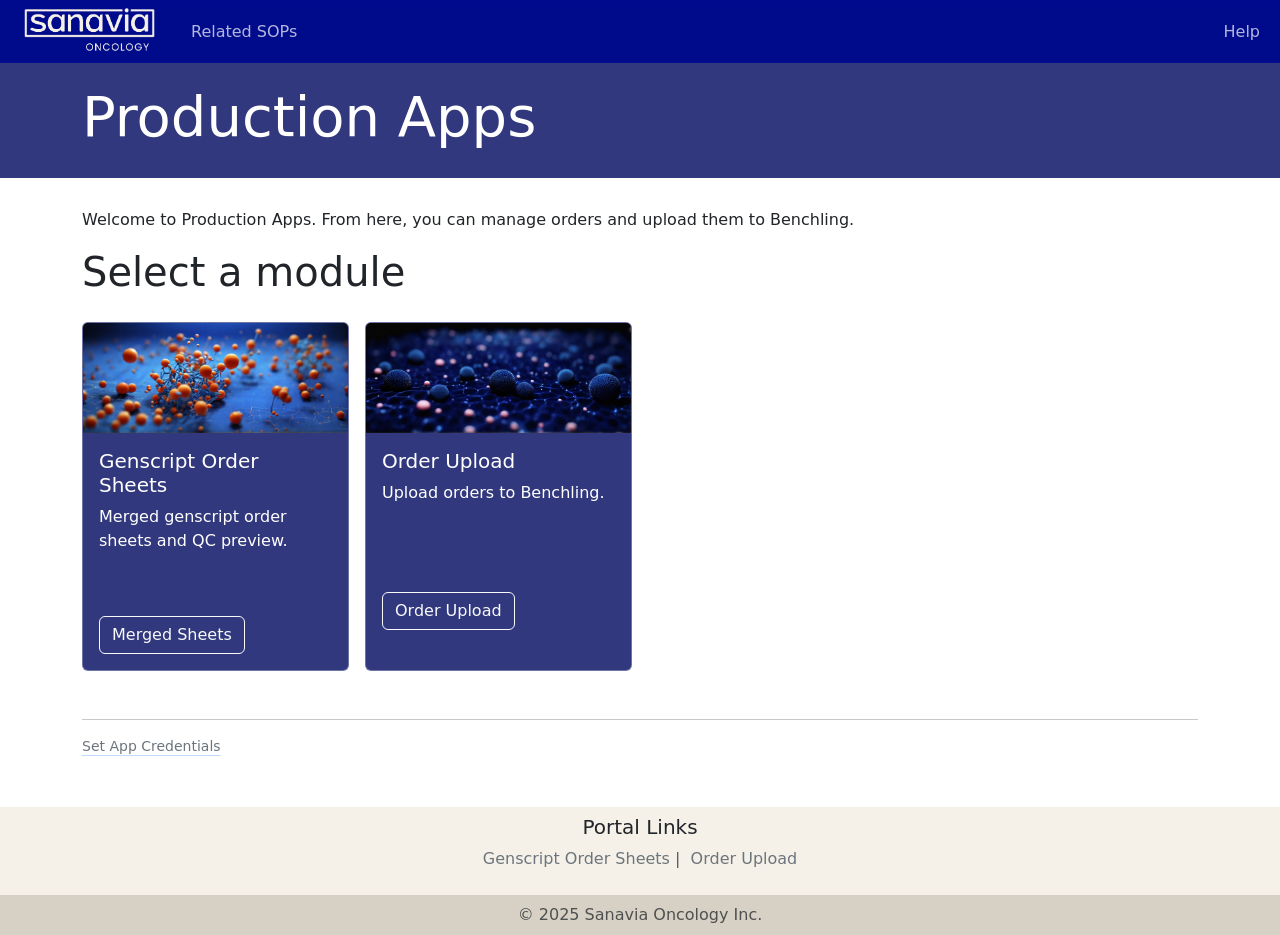
<file: landing-html-page/index.html>
<!DOCTYPE html>
<html lang="en">
<head>
    <meta charset="UTF-8">
    <meta name="viewport" content="width=device-width, initial-scale=1.0">
    <meta name="author" content="Kwame Okrah">
    <!--bootstrap CSS CDN-->
    <link href="https://cdn.jsdelivr.net/npm/bootstrap@5.3.2/dist/css/bootstrap.min.css" rel="stylesheet" integrity="sha384-T3c6CoIi6uLrA9TneNEoa7RxnatzjcDSCmG1MXxSR1GAsXEV/Dwwykc2MPK8M2HN" crossorigin="anonymous">
    <!-- Custom styles for this template -->
    <link href="static/css/main.css" rel="stylesheet">
    <title>Production Apps</title>
</head>
<body>

    <!--Navigation bar-->
    <nav class="navbar sticky-top navbar-expand-sm navbar-dark" style="background-color: rgb(0, 11, 140, 1);">
        <div class="container-fluid" style="background-color: rgba(0, 11, 140, 1);">
            <a class="navbar-brand" href="">
                <img src="static/img/sanavia_cream.png" height="52.5" width="155" />
            </a>
            <button class="collapse navbar-toggler" type="button" data-toggle="collapse" data-target="#navbarNavAltMarkup" aria-controls="navbarNavAltMarkup" aria-expanded="false" aria-label="Toggle navigation">
                <span class="navbar-toggler-icon"></span>
            </button>
            <div class="navbar-collapse" id="navbarNavAltMarkup">
                <div class="navbar-nav">
                  <a class="nav-link" href="">Related SOPs</a>
                </div>
            </div>
            <div class="d-flex navbar-nav">
                <a class="nav-link" href="">Help</a>
            </div>
        </div>
    </nav>
    <!--Navigation bar-->

    <!--main page header block-->
    <div id="header-portal">
    <div class="container">
        <h1 class="display-4 fw-lighter">Production Apps</h1>
    </div>
    </div>

    <div class="container">
    <p class="fst-normal">Welcome to Production Apps.
                          From here, you can manage orders and upload them to Benchling.
                        </p>

</div>

<div class="container">

    <h1 class="display-6 fw-lighter">Select a module</h1>
    <!--row-->
    <div class="row g-3" id="portal-cards">

        <div class="col-12 col-md-6 col-lg-3">
          <div class="card h-100">
            <img src="static/img/header-v6.jpg" class="card-img-top"/>
            <div class="card-body">
              <h5 class="card-title text-white">Genscript Order Sheets</h5>
              <p class="card-text text-white">
                Merged genscript order sheets and QC preview.
              </p>
              <a href="http://127.0.0.1:3004" class="btn btn-outline-light stretched-link">Merged Sheets</a>
            </div>
          </div>
        </div>

        <div class="col-12 col-md-6 col-lg-3">
          <div class="card h-100">
            <img src="static/img/header-v9.jpg" class="card-img-top"/>
            <div class="card-body">
              <h5 class="card-title text-white">Order Upload</h5>
              <p class="card-text text-white">Upload orders to Benchling.</p>
              <a href="http://127.0.0.1:3005" class="btn btn-outline-light stretched-link">Order Upload</a>
            </div>
          </div>
        </div>

    </div>
    <!--row-->

    <hr class="mt-5 mb-3">
    <p class="mb-0" style="font-size: 14px;">
        <a class="link-secondary link-offset-2 link-underline link-underline-opacity-25 link-underline-opacity-75-hover" href="#" data-bs-toggle="modal" data-bs-target="#credsModal">Set App Credentials</a>
    </p>
</div>

 

    <!--footer-->
    <div id="footer-div">
        <footer>
            <div class="text-center text-muted p-2" style="background-color: rgb(246, 241, 232);">
                <div class="row">
                    <h5 class="text-dark">Portal Links</h5>
                    <p>
                      <a class="link-secondary link-offset-2 link-offset-3-hover link-underline link-underline-opacity-0 link-underline-opacity-50-hover" href="http://127.0.0.1:3004">Genscript Order Sheets</a>
                      |&nbsp;
                      <a class="link-secondary link-offset-2 link-offset-3-hover link-underline link-underline-opacity-0 link-underline-opacity-50-hover" href="http://127.0.0.1:3005">Order Upload</a>
                    </p>
                </div>
            </div>
            <div class="text-center text-muted p-2" style="background-color: rgb(214, 209, 196);">
                &copy 2025 Sanavia Oncology Inc.
            </div>
        </footer> 
    </div>
    <!--footer-->


    <!--set app credentials, served by the running app-->
    <div class="modal fade" id="credsModal" tabindex="-1" aria-hidden="true">
      <div class="modal-dialog modal-lg modal-dialog-centered modal-dialog-scrollable">
        <div class="modal-content">
          <div class="modal-header">
            <h5 class="modal-title">Set App Credentials</h5>
            <button type="button" class="btn-close" data-bs-dismiss="modal" aria-label="Close"></button>
          </div>
          <div class="modal-body p-0">
            <div id="credsDown" class="p-4 d-none">
              <p class="mb-1">Order Upload isn't running.</p>
              <p class="text-secondary mb-0">Start it with <code>00_launch_app.command</code>, then open this again.</p>
            </div>
            <iframe id="credsFrame" class="d-none" title="Set App Credentials"
                    style="width: 100%; height: 68vh; border: 0;"></iframe>
          </div>
        </div>
      </div>
    </div>

    <!--bootstrap JS CDN-->
    <script src="https://cdn.jsdelivr.net/npm/bootstrap@5.3.2/dist/js/bootstrap.bundle.min.js" integrity="sha384-C6RzsynM9kWDrMNeT87bh95OGNyZPhcTNXj1NW7RuBCsyN/o0jlpcV8Qyq46cDfL" crossorigin="anonymous"></script>
    <script>
      (function () {
        var APP = "http://127.0.0.1:3005";
        var modal = document.getElementById("credsModal");
        var frame = document.getElementById("credsFrame");
        var down  = document.getElementById("credsDown");

        // An image load is the only reachability check that works cross-origin without CORS.
        modal.addEventListener("show.bs.modal", function () {
          frame.classList.add("d-none");
          down.classList.add("d-none");
          var probe = new Image();
          probe.onload  = function () { frame.src = APP + "/?embed=creds"; frame.classList.remove("d-none"); };
          probe.onerror = function () { down.classList.remove("d-none"); };
          probe.src = APP + "/img/sanavia_cream.png?t=" + Date.now();
        });

        modal.addEventListener("hidden.bs.modal", function () { frame.src = "about:blank"; });
      })();
    </script>
</body>
</html>
</file>
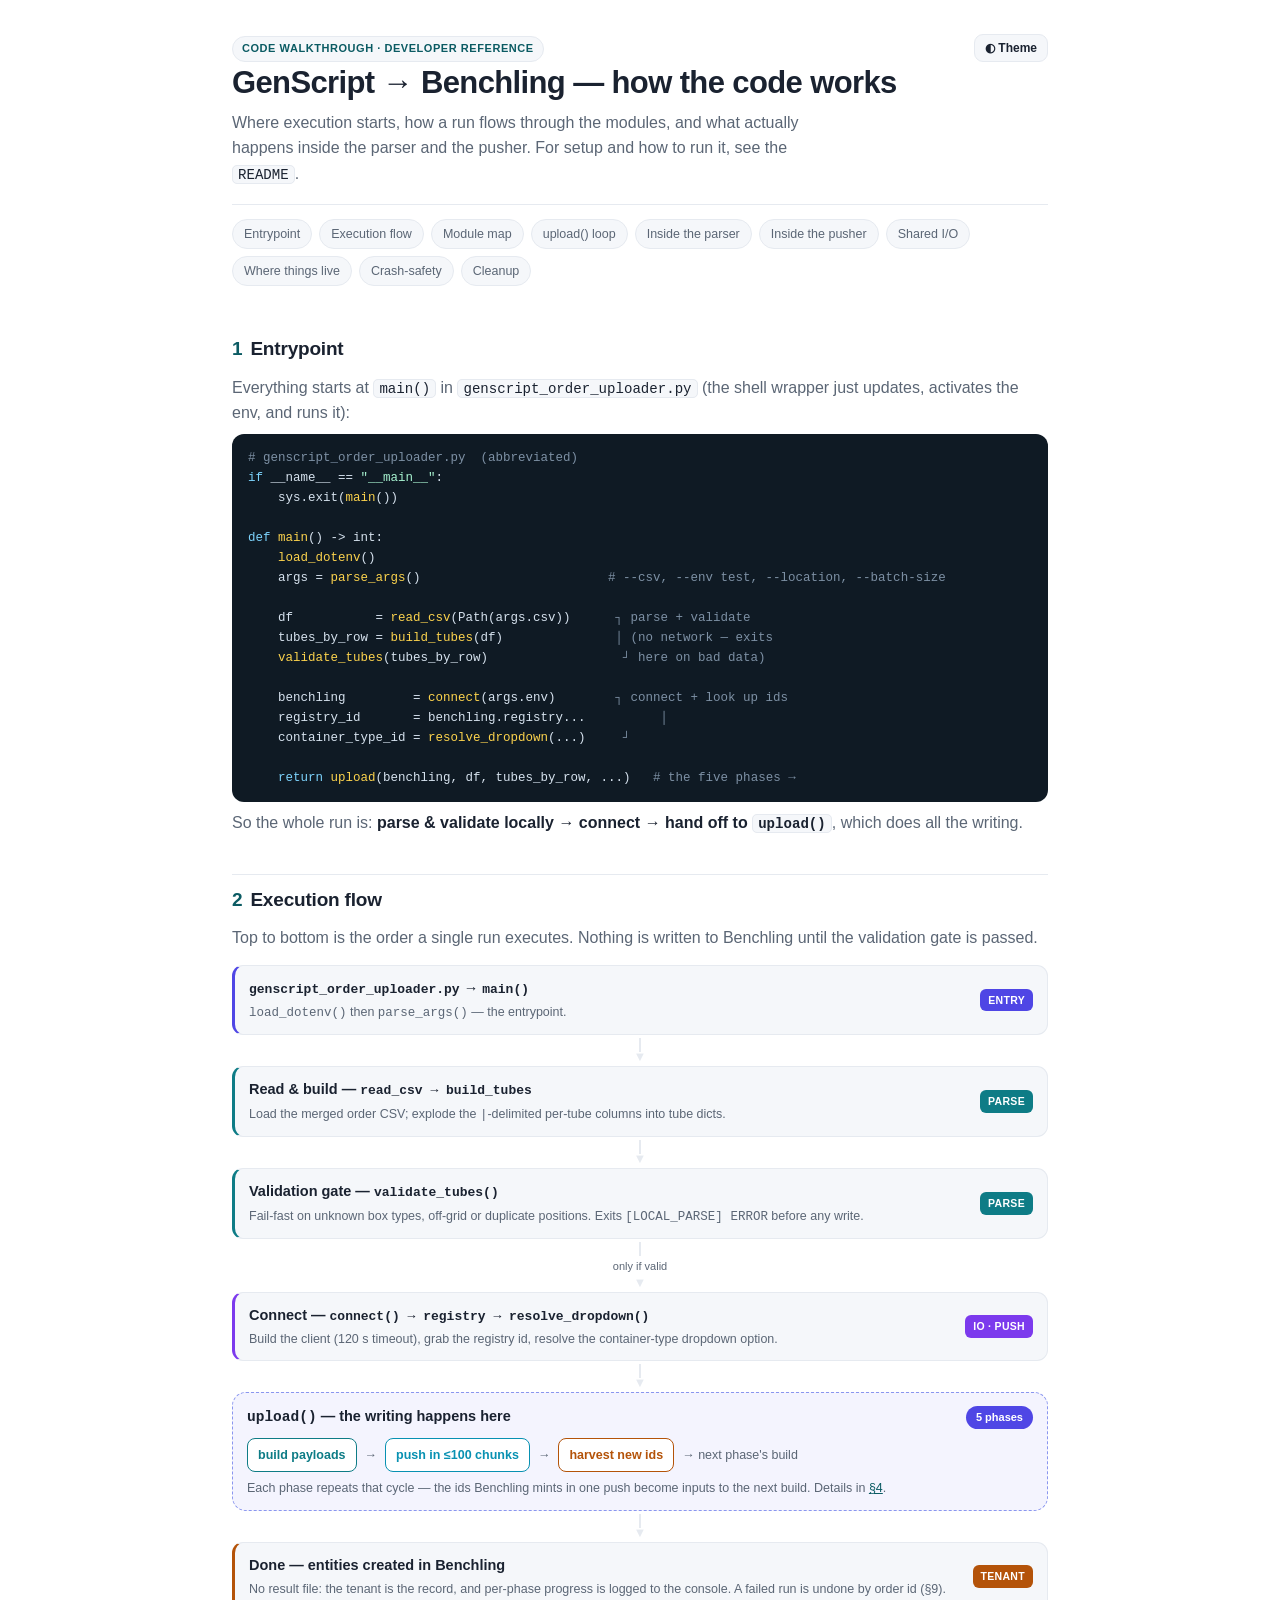
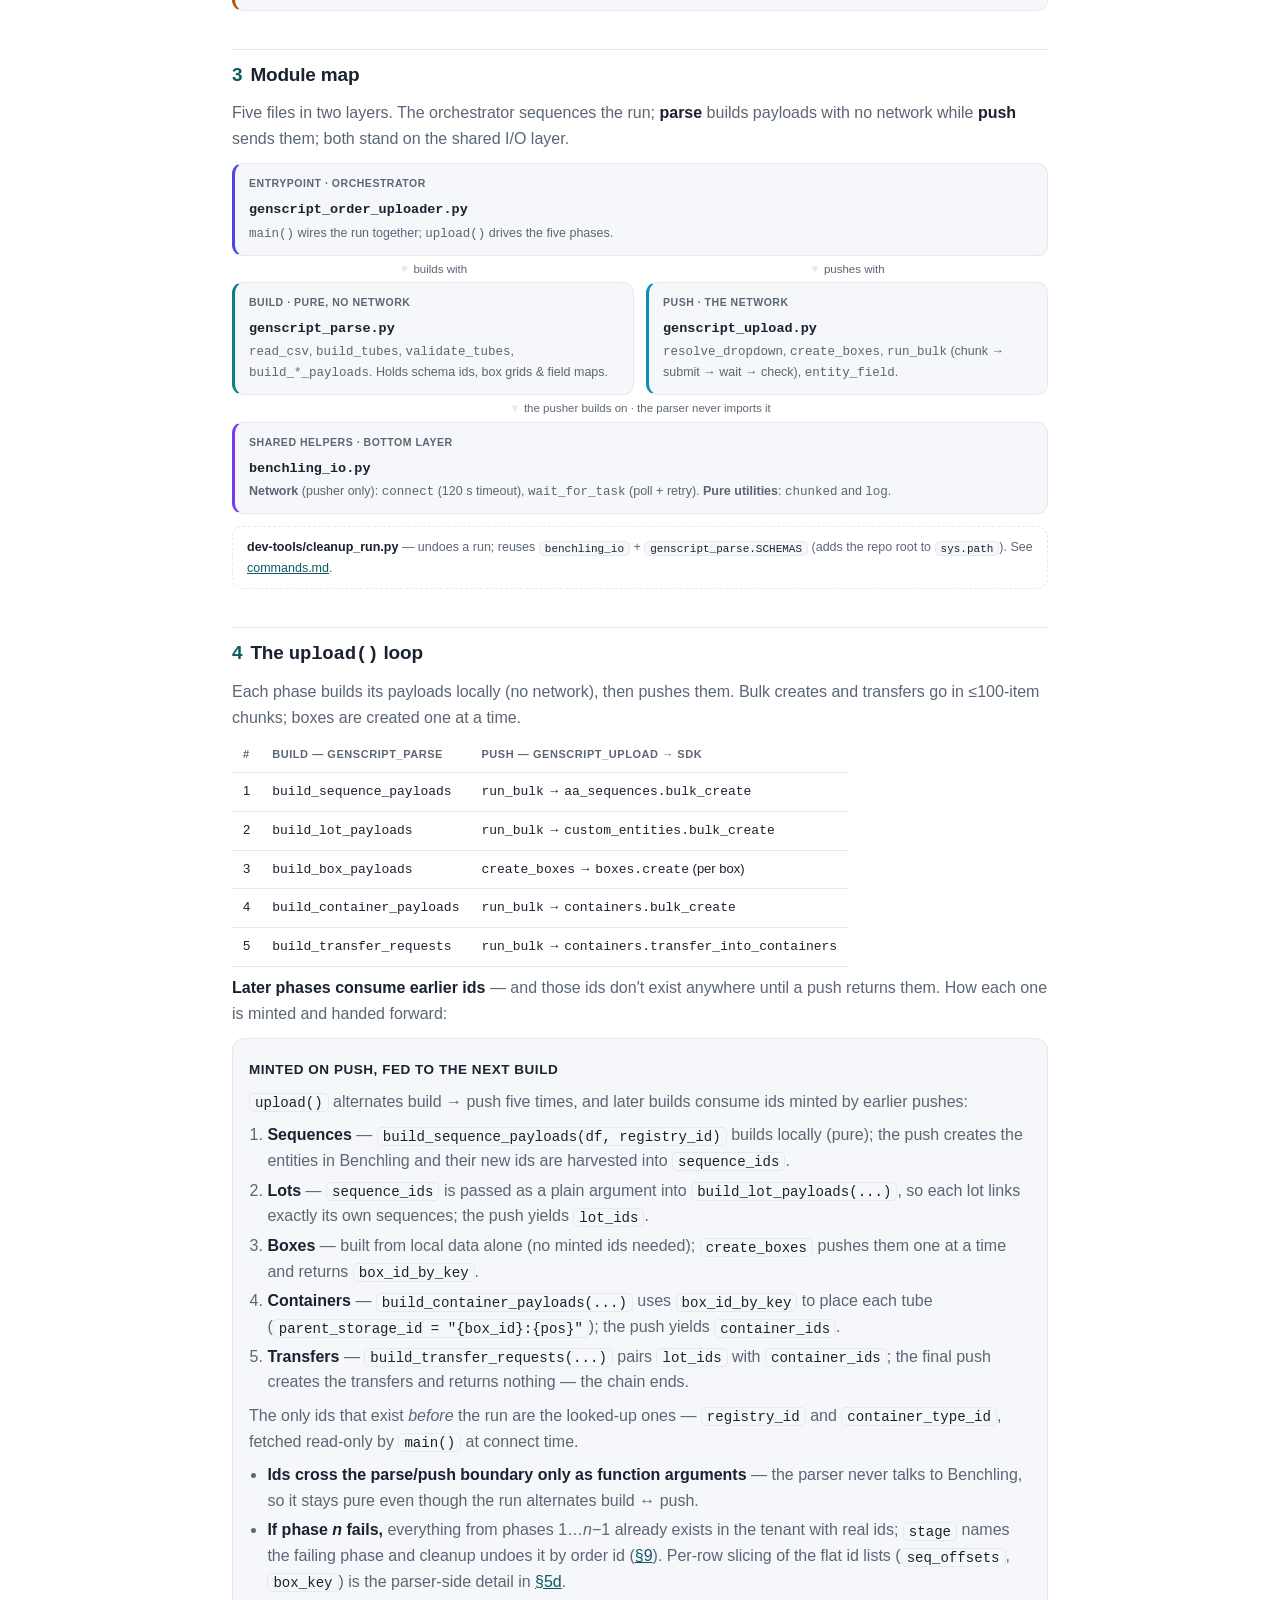
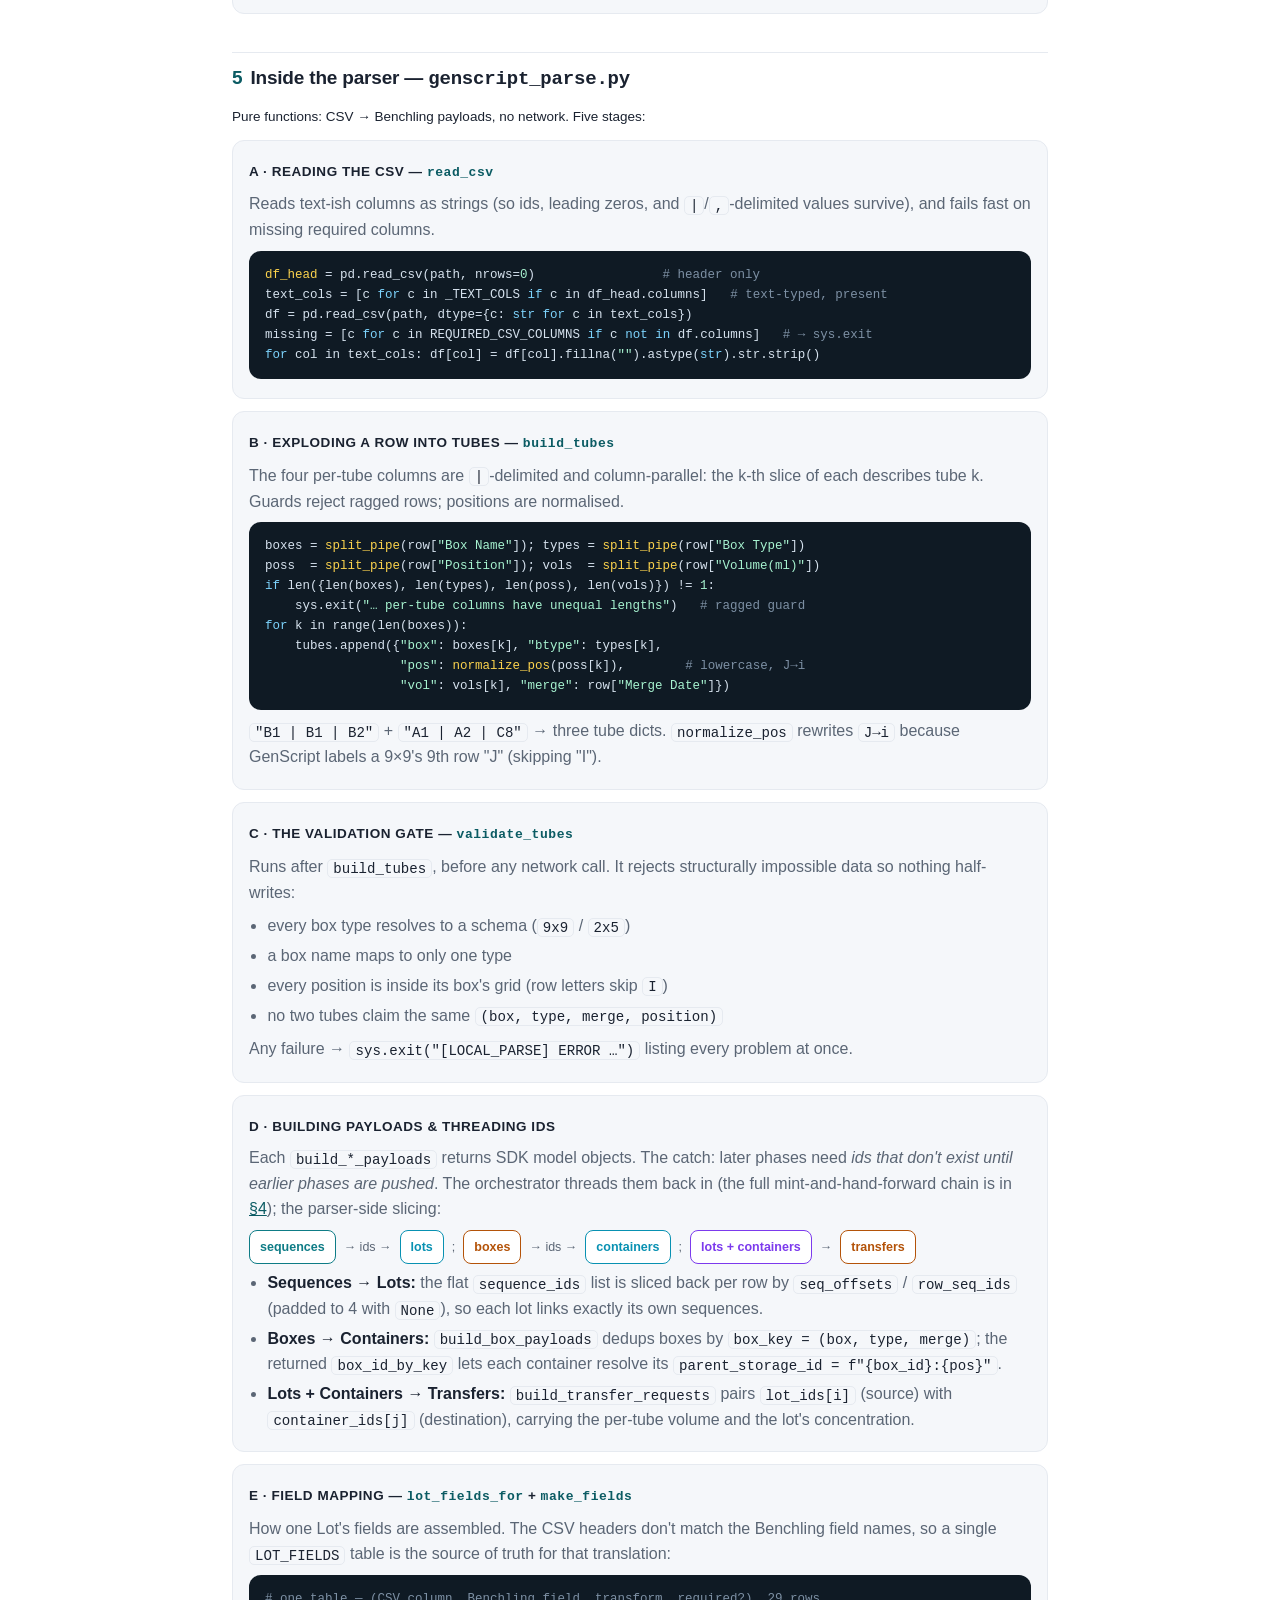
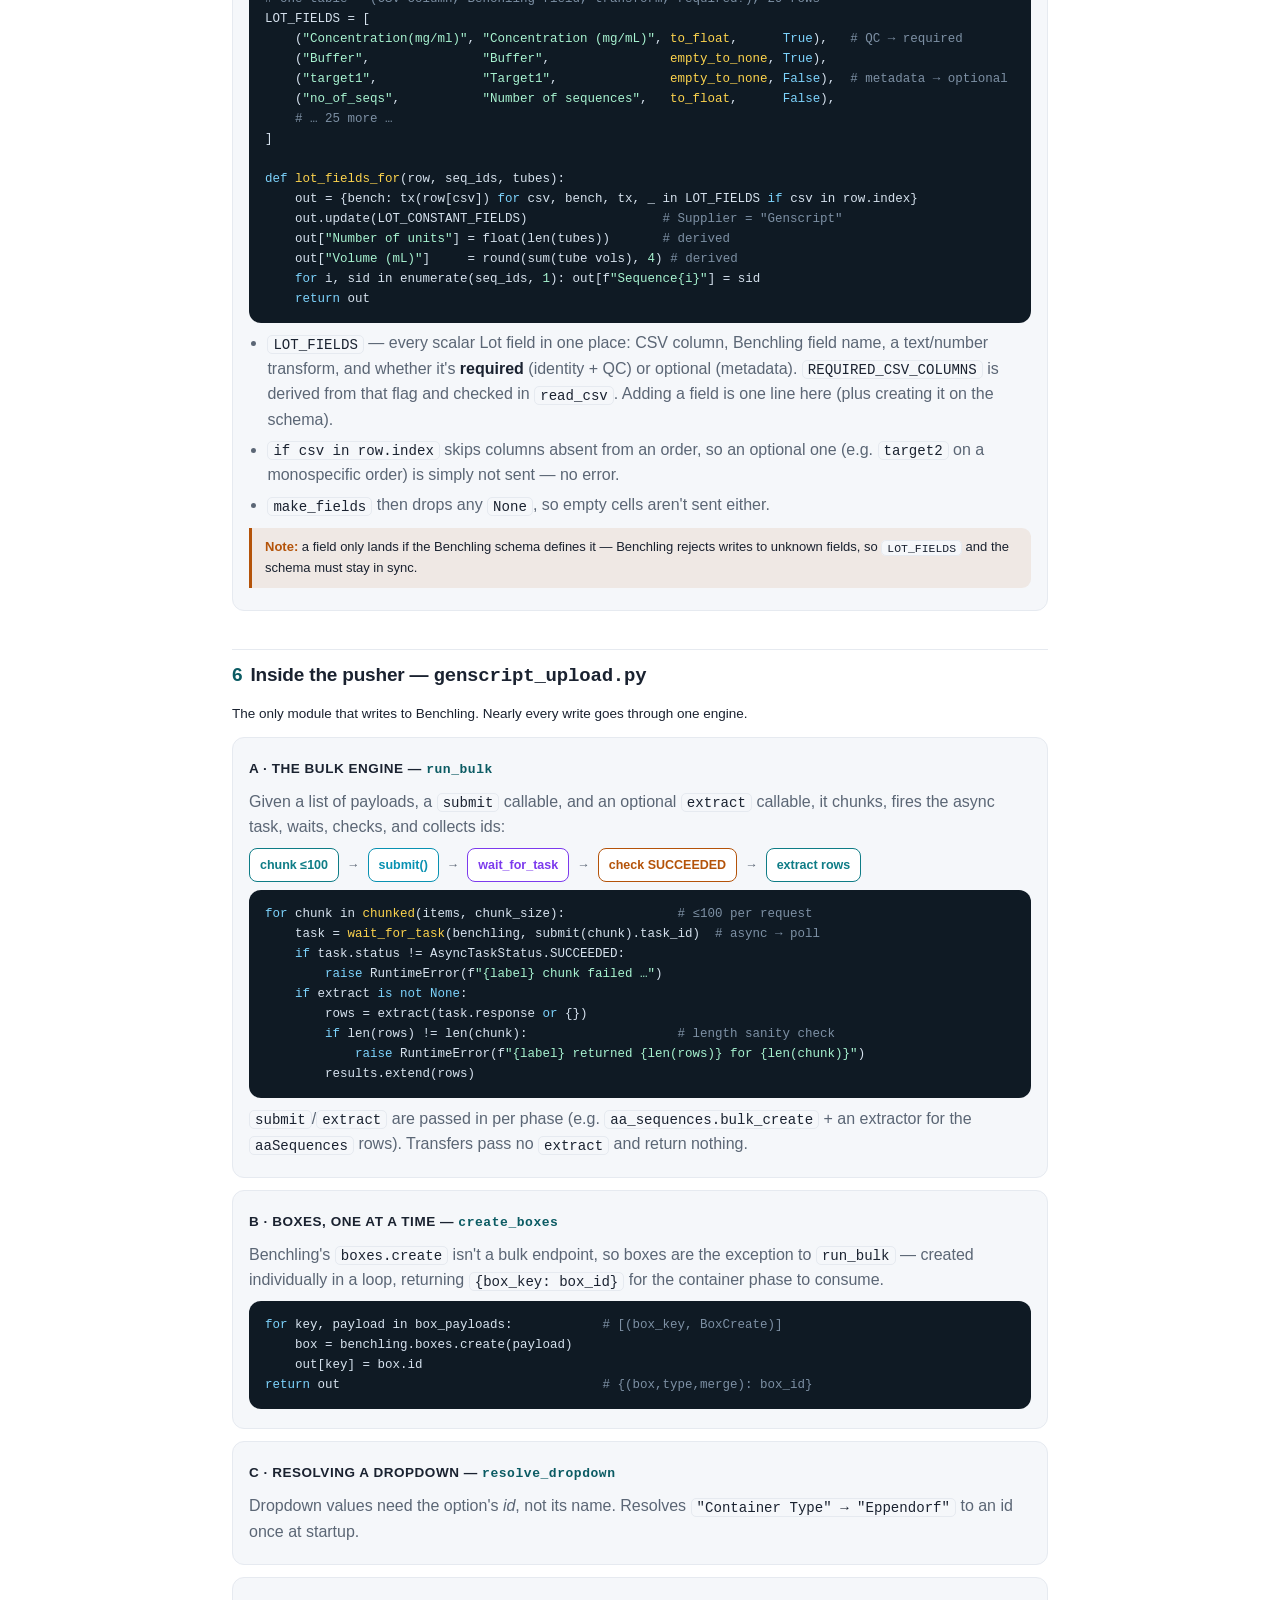
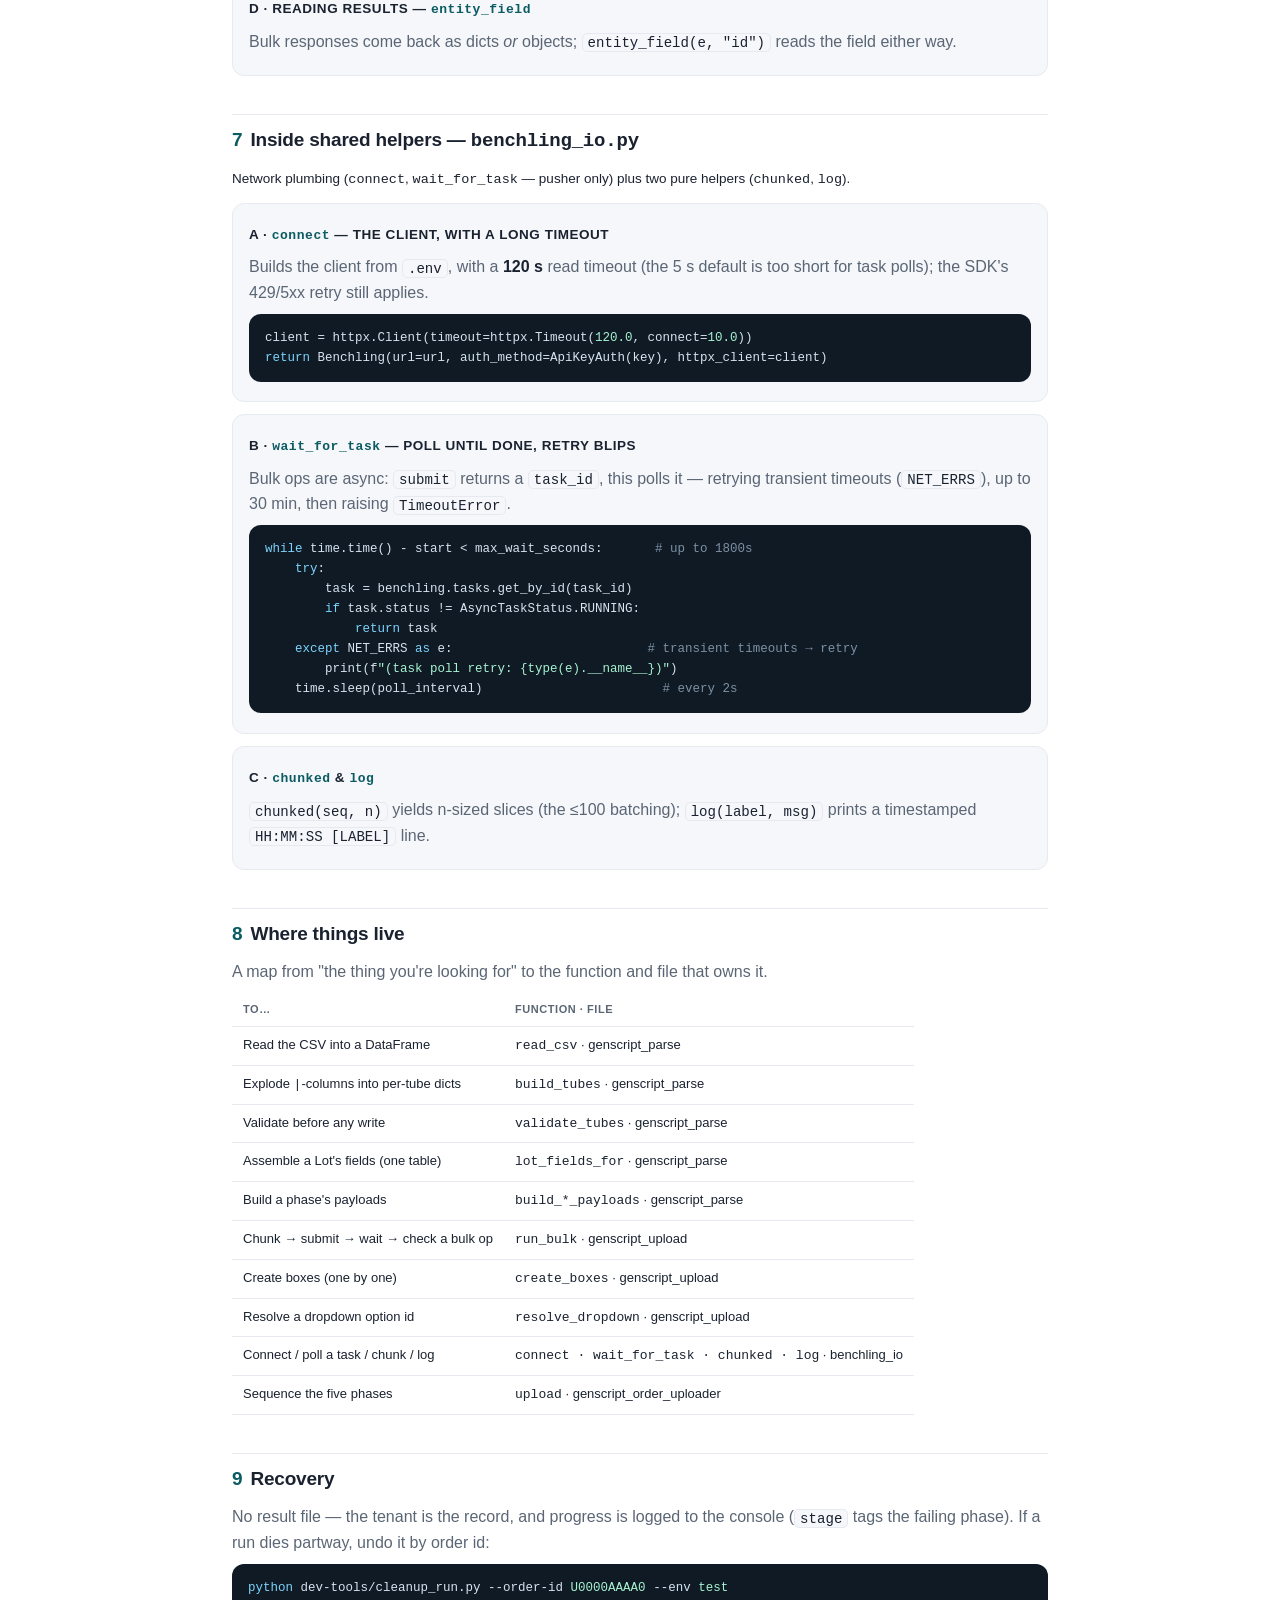
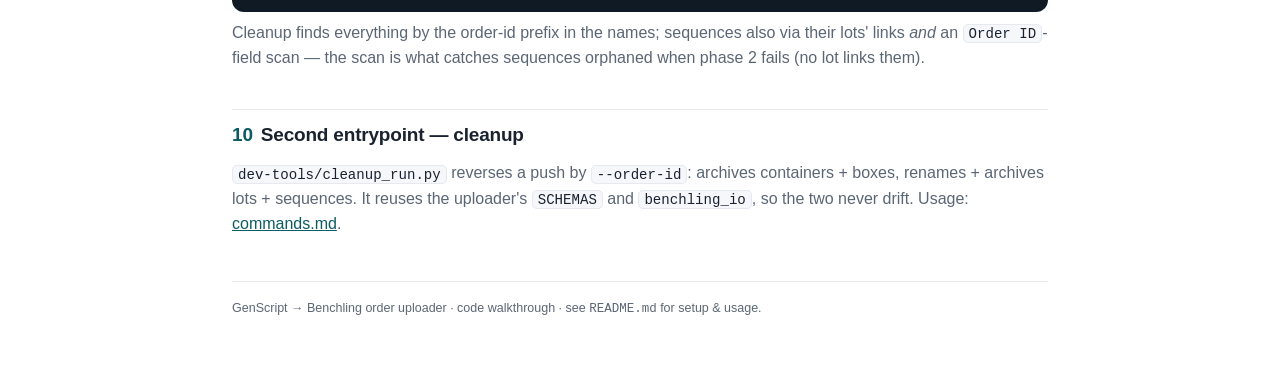
<file: apps/order-upload/docs/genscript_uploader.html>
<!DOCTYPE html>
<html lang="en">
<head>
<meta charset="utf-8">
<meta name="viewport" content="width=device-width, initial-scale=1">
<title>GenScript → Benchling — Code Walkthrough</title>
<style>
  :root{
    --bg:#ffffff; --ink:#1a2230; --muted:#5b6675; --line:#e6eaf0; --soft:#f5f7fa;
    --accent:#0e7c86; --accent-ink:#0b5b63; --amber:#b45309;
    --code-bg:#0f1a24; --code-ink:#d6e2ee; --radius:12px;
    --entry:#4f46e5; --parse:#0e7c86; --push:#0891b2; --io:#7c3aed; --persist:#b45309;
  }
  @media (prefers-color-scheme: dark){
    :root{
      --bg:#0d141c; --ink:#e7edf4; --muted:#94a2b3; --line:#232f3c; --soft:#141e28;
      --accent:#2dd4bf; --accent-ink:#5eead4; --amber:#fbbf24;
      --code-bg:#0a1119; --code-ink:#cdd9e6;
      --entry:#a5b4fc; --parse:#2dd4bf; --push:#22d3ee; --io:#c4b5fd; --persist:#fbbf24;
    }
  }
  :root[data-theme="light"]{--bg:#fff;--ink:#1a2230;--muted:#5b6675;--line:#e6eaf0;--soft:#f5f7fa;--accent:#0e7c86;--accent-ink:#0b5b63;--amber:#b45309;--code-bg:#0f1a24;--code-ink:#d6e2ee;--entry:#4f46e5;--parse:#0e7c86;--push:#0891b2;--io:#7c3aed;--persist:#b45309}
  :root[data-theme="dark"]{--bg:#0d141c;--ink:#e7edf4;--muted:#94a2b3;--line:#232f3c;--soft:#141e28;--accent:#2dd4bf;--accent-ink:#5eead4;--amber:#fbbf24;--code-bg:#0a1119;--code-ink:#cdd9e6;--entry:#a5b4fc;--parse:#2dd4bf;--push:#22d3ee;--io:#c4b5fd;--persist:#fbbf24}

  *{box-sizing:border-box}
  body{margin:0;background:var(--bg);color:var(--ink);line-height:1.6;
    font-family:-apple-system,BlinkMacSystemFont,"Segoe UI",Roboto,Helvetica,Arial,sans-serif;-webkit-font-smoothing:antialiased}
  code,pre,kbd{font-family:"SF Mono","JetBrains Mono",ui-monospace,Menlo,Consolas,monospace}
  .wrap{max-width:860px;margin:0 auto;padding:34px 22px 90px}

  header.hd{display:flex;align-items:flex-start;justify-content:space-between;gap:16px;border-bottom:1px solid var(--line);padding-bottom:18px;margin-bottom:8px}
  h1{font-size:clamp(23px,4.2vw,31px);line-height:1.15;margin:.1em 0 .3em;letter-spacing:-.02em}
  .sub{color:var(--muted);margin:0;max-width:64ch}
  .tag{display:inline-block;font-size:11px;font-weight:700;letter-spacing:.05em;text-transform:uppercase;
    padding:3px 9px;border-radius:99px;border:1px solid var(--line);color:var(--accent-ink);background:var(--soft);white-space:nowrap}
  #theme{appearance:none;border:1px solid var(--line);background:var(--soft);color:var(--ink);border-radius:9px;padding:6px 10px;font-size:12px;font-weight:600;cursor:pointer;white-space:nowrap}

  h2{font-size:19px;margin:38px 0 10px;letter-spacing:-.01em;scroll-margin-top:14px;padding-top:10px;border-top:1px solid var(--line)}
  h2:first-of-type{border-top:0}
  h2 .n{color:var(--accent-ink);font-variant-numeric:tabular-nums;margin-right:8px}
  h3{font-size:13.5px;margin:18px 0 6px;color:var(--ink);text-transform:uppercase;letter-spacing:.04em}
  h3 code{text-transform:none;font-size:13px;color:var(--accent-ink)}
  p{margin:.5em 0;color:var(--muted)}
  p strong,li strong,td strong{color:var(--ink)}
  a{color:var(--accent-ink)}

  .toc{display:flex;flex-wrap:wrap;gap:7px;margin:14px 0 4px}
  .toc a{font-size:12.5px;text-decoration:none;color:var(--muted);border:1px solid var(--line);background:var(--soft);border-radius:99px;padding:4px 11px}
  .toc a:hover{border-color:var(--accent);color:var(--accent-ink)}

  pre{background:var(--code-bg);color:var(--code-ink);border-radius:var(--radius);padding:14px 16px;overflow:auto;font-size:12.5px;line-height:1.6;margin:.6em 0}
  pre .c{color:#7d90a4} pre .k{color:#7dd3fc} pre .fn{color:#fcd34d} pre .s{color:#a7f3d0} pre .d{color:#c4b5fd}
  code.i{background:var(--soft);border:1px solid var(--line);border-radius:5px;padding:.5px 5px;font-size:.88em;color:var(--ink)}

  table{width:100%;border-collapse:collapse;margin:.6em 0;font-size:13px;display:block;overflow-x:auto}
  th,td{text-align:left;padding:8px 11px;border-bottom:1px solid var(--line);vertical-align:top;white-space:nowrap}
  td:last-child,th:last-child{white-space:normal}
  th{font-size:11px;text-transform:uppercase;letter-spacing:.05em;color:var(--muted);font-weight:600}
  td code,th code{color:var(--ink)}

  ul,ol{margin:.4em 0;padding-left:1.15em}
  li{margin:.26em 0;color:var(--muted)}

  .callout{border-left:3px solid var(--amber);background:color-mix(in oklab,var(--amber) 9%,transparent);
    padding:9px 13px;border-radius:0 9px 9px 0;font-size:13px;color:var(--ink);margin:.8em 0}
  .callout b{color:var(--amber)}

  /* control-flow chart */
  .chart{margin:14px 0 6px}
  .fnode{display:grid;grid-template-columns:1fr auto;gap:10px;align-items:center;
    border:1px solid var(--line);border-left:3px solid var(--pc,var(--accent));border-radius:11px;
    padding:11px 14px;background:var(--soft)}
  .fnode .t{font-weight:700;color:var(--ink);font-size:14.5px}
  .fnode .t code{font-size:13px;color:var(--ink)}
  .fnode .d{color:var(--muted);font-size:12.5px;margin-top:2px}
  .fnode .mod{font-size:10.5px;font-weight:700;letter-spacing:.03em;text-transform:uppercase;
    color:#fff;background:var(--pc,var(--accent));border-radius:6px;padding:3px 8px;white-space:nowrap}
  .conn{display:flex;flex-direction:column;align-items:center;color:var(--muted);padding:3px 0}
  .conn .line{width:2px;height:14px;background:var(--line)}
  .conn .lbl{font-size:11px;color:var(--muted);margin:2px 0}
  .conn .tri{color:var(--line);font-size:13px;line-height:1;margin-top:-2px}

  .loop{border:1.5px dashed color-mix(in oklab,var(--entry) 55%,var(--line));border-radius:14px;padding:12px 14px;background:color-mix(in oklab,var(--entry) 6%,transparent)}
  .loop .lh{display:flex;align-items:center;justify-content:space-between;gap:8px;margin-bottom:8px}
  .loop .lh b{color:var(--ink);font-size:14.5px}
  .loop .badge{font-size:11px;font-weight:700;color:#fff;background:var(--entry);border-radius:99px;padding:3px 10px}
  .cycle{display:flex;flex-wrap:wrap;gap:8px;align-items:center;font-size:12.5px;margin:6px 0 4px}
  .cycle .b{border:1px solid var(--line);background:var(--bg);border-radius:8px;padding:6px 10px;font-weight:600}
  .cycle .b.build{border-color:var(--parse);color:var(--parse)}
  .cycle .b.push{border-color:var(--push);color:var(--push)}
  .cycle .b.persist{border-color:var(--persist);color:var(--persist)}
  .cycle .ar{color:var(--muted)}

  /* module / layer diagram */
  .layers{margin:12px 0}
  .band{border:1px solid var(--line);border-radius:11px;padding:11px 14px;background:var(--soft)}
  .band .bt{font-size:10.5px;font-weight:700;letter-spacing:.05em;text-transform:uppercase;color:var(--muted);margin-bottom:3px}
  .band .bn{font-weight:700;color:var(--ink)}
  .band .bn code{color:var(--ink);font-size:13.5px}
  .band .bd{color:var(--muted);font-size:12.5px;margin-top:2px}
  .split{display:grid;grid-template-columns:1fr 1fr;gap:12px}
  @media (max-width:640px){.split{grid-template-columns:1fr}}
  .between{display:grid;grid-template-columns:1fr 1fr;gap:12px;color:var(--muted);font-size:11.5px;text-align:center;padding:4px 0}
  .between span::before{content:"▼ ";color:var(--line)}
  .midjoin{text-align:center;color:var(--muted);font-size:11.5px;padding:4px 0}
  .midjoin::before{content:"▼ ";color:var(--line)}
  .aside{margin-top:12px;border:1px dashed var(--line);border-radius:11px;padding:10px 14px;font-size:12.5px;color:var(--muted)}
  .aside b{color:var(--ink)}

  @media print{
    #theme,.toc{display:none}
    pre,table,.fnode,.band,.loop,.deep,.callout{break-inside:avoid}
    h2{break-after:avoid}
    pre{font-size:10.5px;overflow:hidden}
    table{overflow-x:hidden}
  }
  .deep{border:1px solid var(--line);border-radius:12px;padding:2px 16px 12px;margin:12px 0;background:var(--soft)}
  .lede{color:var(--ink);font-size:13.5px;margin:12px 0 2px}
  footer{margin-top:44px;padding-top:16px;border-top:1px solid var(--line);color:var(--muted);font-size:12.5px}
</style>
</head>
<body>
<div class="wrap">

  <header class="hd">
    <div>
      <span class="tag">Code walkthrough · developer reference</span>
      <h1>GenScript → Benchling — how the code works</h1>
      <p class="sub">Where execution starts, how a run flows through the modules, and what actually happens inside the parser and the pusher. For setup and how to run it, see the <code class="i">README</code>.</p>
    </div>
    <button id="theme" title="Toggle light/dark">◐ Theme</button>
  </header>

  <nav class="toc">
    <a href="#entry">Entrypoint</a>
    <a href="#flow">Execution flow</a>
    <a href="#modules">Module map</a>
    <a href="#phases">upload() loop</a>
    <a href="#parser">Inside the parser</a>
    <a href="#pusher">Inside the pusher</a>
    <a href="#io">Shared I/O</a>
    <a href="#where">Where things live</a>
    <a href="#safety">Crash-safety</a>
    <a href="#cleanup">Cleanup</a>
  </nav>

  <h2 id="entry"><span class="n">1</span>Entrypoint</h2>
  <p>Everything starts at <code class="i">main()</code> in <code class="i">genscript_order_uploader.py</code> (the shell wrapper just updates, activates the env, and runs it):</p>
  <pre><span class="c"># genscript_order_uploader.py  (abbreviated)</span>
<span class="k">if</span> __name__ == <span class="s">"__main__"</span>:
    sys.exit(<span class="fn">main</span>())

<span class="k">def</span> <span class="fn">main</span>() -> int:
    <span class="fn">load_dotenv</span>()
    args = <span class="fn">parse_args</span>()                         <span class="c"># --csv, --env test, --location, --batch-size</span>

    df           = <span class="fn">read_csv</span>(Path(args.csv))      <span class="c">┐ parse + validate</span>
    tubes_by_row = <span class="fn">build_tubes</span>(df)               <span class="c">│ (no network — exits</span>
    <span class="fn">validate_tubes</span>(tubes_by_row)                  <span class="c">┘ here on bad data)</span>

    benchling         = <span class="fn">connect</span>(args.env)        <span class="c">┐ connect + look up ids</span>
    registry_id       = benchling.registry...          <span class="c">│</span>
    container_type_id = <span class="fn">resolve_dropdown</span>(...)     <span class="c">┘</span>

    <span class="k">return</span> <span class="fn">upload</span>(benchling, df, tubes_by_row, ...)   <span class="c"># the five phases →</span></pre>
  <p>So the whole run is: <strong>parse &amp; validate locally → connect → hand off to <code class="i">upload()</code></strong>, which does all the writing.</p>

  <h2 id="flow"><span class="n">2</span>Execution flow</h2>
  <p>Top to bottom is the order a single run executes. Nothing is written to Benchling until the validation gate is passed.</p>
  <div class="chart">
    <div class="fnode" style="--pc:var(--entry)">
      <div><div class="t"><code>genscript_order_uploader.py</code> → <code>main()</code></div>
        <div class="d"><code>load_dotenv()</code> then <code>parse_args()</code> — the entrypoint.</div></div>
      <span class="mod">entry</span>
    </div>
    <div class="conn"><div class="line"></div><div class="tri">▼</div></div>
    <div class="fnode" style="--pc:var(--parse)">
      <div><div class="t">Read &amp; build — <code>read_csv → build_tubes</code></div>
        <div class="d">Load the merged order CSV; explode the <code>|</code>-delimited per-tube columns into tube dicts.</div></div>
      <span class="mod">parse</span>
    </div>
    <div class="conn"><div class="line"></div><div class="tri">▼</div></div>
    <div class="fnode" style="--pc:var(--parse)">
      <div><div class="t">Validation gate — <code>validate_tubes()</code></div>
        <div class="d">Fail-fast on unknown box types, off-grid or duplicate positions. Exits <code>[LOCAL_PARSE] ERROR</code> before any write.</div></div>
      <span class="mod">parse</span>
    </div>
    <div class="conn"><div class="line"></div><div class="lbl">only if valid</div><div class="tri">▼</div></div>
    <div class="fnode" style="--pc:var(--io)">
      <div><div class="t">Connect — <code>connect() → registry → resolve_dropdown()</code></div>
        <div class="d">Build the client (120&nbsp;s timeout), grab the registry id, resolve the container-type dropdown option.</div></div>
      <span class="mod">io · push</span>
    </div>
    <div class="conn"><div class="line"></div><div class="tri">▼</div></div>
    <div class="loop">
      <div class="lh"><b><code>upload()</code> — the writing happens here</b><span class="badge">5 phases</span></div>
      <div class="cycle">
        <span class="b build">build payloads</span><span class="ar">→</span>
        <span class="b push">push in ≤100 chunks</span><span class="ar">→</span>
        <span class="b persist">harvest new ids</span><span class="ar">→ next phase's build</span>
      </div>
      <p style="margin:6px 0 0;font-size:12.5px">Each phase repeats that cycle — the ids Benchling mints in one push become inputs to the next build. Details in <a href="#phases">§4</a>.</p>
    </div>
    <div class="conn"><div class="line"></div><div class="tri">▼</div></div>
    <div class="fnode" style="--pc:var(--persist)">
      <div><div class="t">Done — entities created in Benchling</div>
        <div class="d">No result file: the tenant is the record, and per-phase progress is logged to the console. A failed run is undone by order id (§9).</div></div>
      <span class="mod">tenant</span>
    </div>
  </div>

  <h2 id="modules"><span class="n">3</span>Module map</h2>
  <p>Five files in two layers. The orchestrator sequences the run; <strong>parse</strong> builds payloads with no network while <strong>push</strong> sends them; both stand on the shared I/O layer.</p>
  <div class="layers">
    <div class="band" style="border-left:3px solid var(--entry)">
      <div class="bt">Entrypoint · orchestrator</div>
      <div class="bn"><code>genscript_order_uploader.py</code></div>
      <div class="bd"><code>main()</code> wires the run together; <code>upload()</code> drives the five phases.</div>
    </div>
    <div class="between"><span>builds with</span><span>pushes with</span></div>
    <div class="split">
      <div class="band" style="border-left:3px solid var(--parse)">
        <div class="bt">Build · pure, no network</div>
        <div class="bn"><code>genscript_parse.py</code></div>
        <div class="bd"><code>read_csv</code>, <code>build_tubes</code>, <code>validate_tubes</code>, <code>build_*_payloads</code>. Holds schema ids, box grids &amp; field maps.</div>
      </div>
      <div class="band" style="border-left:3px solid var(--push)">
        <div class="bt">Push · the network</div>
        <div class="bn"><code>genscript_upload.py</code></div>
        <div class="bd"><code>resolve_dropdown</code>, <code>create_boxes</code>, <code>run_bulk</code> (chunk → submit → wait → check), <code>entity_field</code>.</div>
      </div>
    </div>
    <div class="midjoin">the pusher builds on · the parser never imports it</div>
    <div class="band" style="border-left:3px solid var(--io)">
      <div class="bt">Shared helpers · bottom layer</div>
      <div class="bn"><code>benchling_io.py</code></div>
      <div class="bd"><strong>Network</strong> (pusher only): <code>connect</code> (120&nbsp;s timeout), <code>wait_for_task</code> (poll + retry). <strong>Pure utilities</strong>: <code>chunked</code> and <code>log</code>.</div>
    </div>
    <div class="aside"><b>dev-tools/cleanup_run.py</b> — undoes a run; reuses <code class="i">benchling_io</code> + <code class="i">genscript_parse.SCHEMAS</code> (adds the repo root to <code class="i">sys.path</code>). See <a href="commands.md">commands.md</a>.</div>
  </div>

  <h2 id="phases"><span class="n">4</span>The <code>upload()</code> loop</h2>
  <p>Each phase builds its payloads locally (no network), then pushes them. Bulk creates and transfers go in ≤100-item chunks; boxes are created one at a time.</p>
  <table>
    <tr><th>#</th><th>Build — genscript_parse</th><th>Push — genscript_upload → SDK</th></tr>
    <tr><td>1</td><td><code>build_sequence_payloads</code></td><td><code>run_bulk</code> → <code>aa_sequences.bulk_create</code></td></tr>
    <tr><td>2</td><td><code>build_lot_payloads</code></td><td><code>run_bulk</code> → <code>custom_entities.bulk_create</code></td></tr>
    <tr><td>3</td><td><code>build_box_payloads</code></td><td><code>create_boxes</code> → <code>boxes.create</code> (per box)</td></tr>
    <tr><td>4</td><td><code>build_container_payloads</code></td><td><code>run_bulk</code> → <code>containers.bulk_create</code></td></tr>
    <tr><td>5</td><td><code>build_transfer_requests</code></td><td><code>run_bulk</code> → <code>containers.transfer_into_containers</code></td></tr>
  </table>
  <p><strong>Later phases consume earlier ids</strong> — and those ids don't exist anywhere until a push returns them. How each one is minted and handed forward:</p>

  <div class="deep">
    <h3>Minted on push, fed to the next build</h3>
    <p><code class="i">upload()</code> alternates build → push five times, and later builds consume ids minted by earlier pushes:</p>
    <ol>
      <li><strong>Sequences</strong> — <code class="i">build_sequence_payloads(df, registry_id)</code> builds locally (pure); the push creates the entities in Benchling and their new ids are harvested into <code class="i">sequence_ids</code>.</li>
      <li><strong>Lots</strong> — <code class="i">sequence_ids</code> is passed as a plain argument into <code class="i">build_lot_payloads(...)</code>, so each lot links exactly its own sequences; the push yields <code class="i">lot_ids</code>.</li>
      <li><strong>Boxes</strong> — built from local data alone (no minted ids needed); <code class="i">create_boxes</code> pushes them one at a time and returns <code class="i">box_id_by_key</code>.</li>
      <li><strong>Containers</strong> — <code class="i">build_container_payloads(...)</code> uses <code class="i">box_id_by_key</code> to place each tube (<code class="i">parent_storage_id = "{box_id}:{pos}"</code>); the push yields <code class="i">container_ids</code>.</li>
      <li><strong>Transfers</strong> — <code class="i">build_transfer_requests(...)</code> pairs <code class="i">lot_ids</code> with <code class="i">container_ids</code>; the final push creates the transfers and returns nothing — the chain ends.</li>
    </ol>
    <p>The only ids that exist <em>before</em> the run are the looked-up ones — <code class="i">registry_id</code> and <code class="i">container_type_id</code>, fetched read-only by <code class="i">main()</code> at connect time.</p>
    <ul>
      <li><strong>Ids cross the parse/push boundary only as function arguments</strong> — the parser never talks to Benchling, so it stays pure even though the run alternates build ↔ push.</li>
      <li><strong>If phase <em>n</em> fails,</strong> everything from phases 1…<em>n</em>−1 already exists in the tenant with real ids; <code class="i">stage</code> names the failing phase and cleanup undoes it by order id (<a href="#safety">§9</a>). Per-row slicing of the flat id lists (<code class="i">seq_offsets</code>, <code class="i">box_key</code>) is the parser-side detail in <a href="#parser">§5d</a>.</li>
    </ul>
  </div>

  <!-- ============ DEEP DIVE: PARSER ============ -->
  <h2 id="parser"><span class="n">5</span>Inside the parser — <code>genscript_parse.py</code></h2>
  <p class="lede">Pure functions: CSV → Benchling payloads, no network. Five stages:</p>

  <div class="deep">
    <h3>a · Reading the CSV — <code>read_csv</code></h3>
    <p>Reads text-ish columns as strings (so ids, leading zeros, and <code class="i">|</code>/<code class="i">,</code>-delimited values survive), and fails fast on missing required columns.</p>
    <pre><span class="fn">df_head</span> = pd.read_csv(path, nrows=<span class="s">0</span>)                 <span class="c"># header only</span>
text_cols = [c <span class="k">for</span> c in _TEXT_COLS <span class="k">if</span> c in df_head.columns]   <span class="c"># text-typed, present</span>
df = pd.read_csv(path, dtype={c: <span class="k">str</span> <span class="k">for</span> c in text_cols})
missing = [c <span class="k">for</span> c in REQUIRED_CSV_COLUMNS <span class="k">if</span> c <span class="k">not in</span> df.columns]   <span class="c"># → sys.exit</span>
<span class="k">for</span> col in text_cols: df[col] = df[col].fillna(<span class="s">""</span>).astype(<span class="k">str</span>).str.strip()</pre>
  </div>

  <div class="deep">
    <h3>b · Exploding a row into tubes — <code>build_tubes</code></h3>
    <p>The four per-tube columns are <code class="i">|</code>-delimited and column-parallel: the k-th slice of each describes tube&nbsp;k. Guards reject ragged rows; positions are normalised.</p>
    <pre>boxes = <span class="fn">split_pipe</span>(row[<span class="s">"Box Name"</span>]); types = <span class="fn">split_pipe</span>(row[<span class="s">"Box Type"</span>])
poss  = <span class="fn">split_pipe</span>(row[<span class="s">"Position"</span>]); vols  = <span class="fn">split_pipe</span>(row[<span class="s">"Volume(ml)"</span>])
<span class="k">if</span> len({len(boxes), len(types), len(poss), len(vols)}) != <span class="s">1</span>:
    sys.exit(<span class="s">"… per-tube columns have unequal lengths"</span>)   <span class="c"># ragged guard</span>
<span class="k">for</span> k in range(len(boxes)):
    tubes.append({<span class="s">"box"</span>: boxes[k], <span class="s">"btype"</span>: types[k],
                  <span class="s">"pos"</span>: <span class="fn">normalize_pos</span>(poss[k]),        <span class="c"># lowercase, J→i</span>
                  <span class="s">"vol"</span>: vols[k], <span class="s">"merge"</span>: row[<span class="s">"Merge Date"</span>]})</pre>
    <p><code class="i">"B1 | B1 | B2"</code> + <code class="i">"A1 | A2 | C8"</code> → three tube dicts. <code class="i">normalize_pos</code> rewrites <code class="i">J→i</code> because GenScript labels a 9×9's 9th row "J" (skipping "I").</p>
  </div>

  <div class="deep">
    <h3>c · The validation gate — <code>validate_tubes</code></h3>
    <p>Runs after <code class="i">build_tubes</code>, before any network call. It rejects structurally impossible data so nothing half-writes:</p>
    <ul>
      <li>every box type resolves to a schema (<code class="i">9x9</code> / <code class="i">2x5</code>)</li>
      <li>a box name maps to only one type</li>
      <li>every position is inside its box's grid (row letters skip <code class="i">I</code>)</li>
      <li>no two tubes claim the same <code class="i">(box, type, merge, position)</code></li>
    </ul>
    <p>Any failure → <code class="i">sys.exit("[LOCAL_PARSE] ERROR …")</code> listing every problem at once.</p>
  </div>

  <div class="deep">
    <h3>d · Building payloads &amp; threading ids</h3>
    <p>Each <code class="i">build_*_payloads</code> returns SDK model objects. The catch: later phases need <em>ids that don't exist until earlier phases are pushed</em>. The orchestrator threads them back in (the full mint-and-hand-forward chain is in <a href="#phases">§4</a>); the parser-side slicing:</p>
    <div class="cycle">
      <span class="b build">sequences</span><span class="ar">→ ids →</span>
      <span class="b push">lots</span><span class="ar">;</span>
      <span class="b build" style="border-color:var(--persist);color:var(--persist)">boxes</span><span class="ar">→ ids →</span>
      <span class="b push">containers</span><span class="ar">;</span>
      <span class="b" style="border-color:var(--io);color:var(--io)">lots + containers</span><span class="ar">→</span>
      <span class="b persist">transfers</span>
    </div>
    <ul>
      <li><strong>Sequences → Lots:</strong> the flat <code class="i">sequence_ids</code> list is sliced back per row by <code class="i">seq_offsets</code> / <code class="i">row_seq_ids</code> (padded to 4 with <code class="i">None</code>), so each lot links exactly its own sequences.</li>
      <li><strong>Boxes → Containers:</strong> <code class="i">build_box_payloads</code> dedups boxes by <code class="i">box_key = (box, type, merge)</code>; the returned <code class="i">box_id_by_key</code> lets each container resolve its <code class="i">parent_storage_id = f"{box_id}:{pos}"</code>.</li>
      <li><strong>Lots + Containers → Transfers:</strong> <code class="i">build_transfer_requests</code> pairs <code class="i">lot_ids[i]</code> (source) with <code class="i">container_ids[j]</code> (destination), carrying the per-tube volume and the lot's concentration.</li>
    </ul>
  </div>

  <div class="deep">
    <h3>e · Field mapping — <code>lot_fields_for</code> + <code>make_fields</code></h3>
    <p>How one Lot's fields are assembled. The CSV headers don't match the Benchling field names, so a single <code class="i">LOT_FIELDS</code> table is the source of truth for that translation:</p>
    <pre><span class="c"># one table — (CSV column, Benchling field, transform, required?), 29 rows</span>
LOT_FIELDS = [
    (<span class="s">"Concentration(mg/ml)"</span>, <span class="s">"Concentration (mg/mL)"</span>, <span class="fn">to_float</span>,      <span class="k">True</span>),   <span class="c"># QC → required</span>
    (<span class="s">"Buffer"</span>,               <span class="s">"Buffer"</span>,                <span class="fn">empty_to_none</span>, <span class="k">True</span>),
    (<span class="s">"target1"</span>,              <span class="s">"Target1"</span>,               <span class="fn">empty_to_none</span>, <span class="k">False</span>),  <span class="c"># metadata → optional</span>
    (<span class="s">"no_of_seqs"</span>,           <span class="s">"Number of sequences"</span>,   <span class="fn">to_float</span>,      <span class="k">False</span>),
    <span class="c"># … 25 more …</span>
]

<span class="k">def</span> <span class="fn">lot_fields_for</span>(row, seq_ids, tubes):
    out = {bench: tx(row[csv]) <span class="k">for</span> csv, bench, tx, _ in LOT_FIELDS <span class="k">if</span> csv in row.index}
    out.update(LOT_CONSTANT_FIELDS)                  <span class="c"># Supplier = "Genscript"</span>
    out[<span class="s">"Number of units"</span>] = float(len(tubes))       <span class="c"># derived</span>
    out[<span class="s">"Volume (mL)"</span>]     = round(sum(tube vols), <span class="s">4</span>) <span class="c"># derived</span>
    <span class="k">for</span> i, sid in enumerate(seq_ids, <span class="s">1</span>): out[f<span class="s">"Sequence{i}"</span>] = sid
    <span class="k">return</span> out</pre>
    <ul>
      <li><code class="i">LOT_FIELDS</code> — every scalar Lot field in one place: CSV column, Benchling field name, a text/number transform, and whether it's <strong>required</strong> (identity + QC) or optional (metadata). <code class="i">REQUIRED_CSV_COLUMNS</code> is derived from that flag and checked in <code class="i">read_csv</code>. Adding a field is one line here (plus creating it on the schema).</li>
      <li><code class="i">if csv in row.index</code> skips columns absent from an order, so an optional one (e.g. <code class="i">target2</code> on a monospecific order) is simply not sent — no error.</li>
      <li><code class="i">make_fields</code> then drops any <code class="i">None</code>, so empty cells aren't sent either.</li>
    </ul>
    <div class="callout"><b>Note:</b> a field only lands if the Benchling schema defines it — Benchling rejects writes to unknown fields, so <code class="i">LOT_FIELDS</code> and the schema must stay in sync.</div>
  </div>

  <!-- ============ DEEP DIVE: PUSHER ============ -->
  <h2 id="pusher"><span class="n">6</span>Inside the pusher — <code>genscript_upload.py</code></h2>
  <p class="lede">The only module that writes to Benchling. Nearly every write goes through one engine.</p>

  <div class="deep">
    <h3>a · The bulk engine — <code>run_bulk</code></h3>
    <p>Given a list of payloads, a <code class="i">submit</code> callable, and an optional <code class="i">extract</code> callable, it chunks, fires the async task, waits, checks, and collects ids:</p>
    <div class="cycle">
      <span class="b build">chunk ≤100</span><span class="ar">→</span>
      <span class="b push">submit()</span><span class="ar">→</span>
      <span class="b" style="border-color:var(--io);color:var(--io)">wait_for_task</span><span class="ar">→</span>
      <span class="b persist">check SUCCEEDED</span><span class="ar">→</span>
      <span class="b build">extract rows</span>
    </div>
    <pre><span class="k">for</span> chunk in <span class="fn">chunked</span>(items, chunk_size):               <span class="c"># ≤100 per request</span>
    task = <span class="fn">wait_for_task</span>(benchling, submit(chunk).task_id)  <span class="c"># async → poll</span>
    <span class="k">if</span> task.status != AsyncTaskStatus.SUCCEEDED:
        <span class="k">raise</span> RuntimeError(f<span class="s">"{label} chunk failed …"</span>)
    <span class="k">if</span> extract <span class="k">is not</span> <span class="k">None</span>:
        rows = extract(task.response <span class="k">or</span> {})
        <span class="k">if</span> len(rows) != len(chunk):                    <span class="c"># length sanity check</span>
            <span class="k">raise</span> RuntimeError(f<span class="s">"{label} returned {len(rows)} for {len(chunk)}"</span>)
        results.extend(rows)</pre>
    <p><code class="i">submit</code>/<code class="i">extract</code> are passed in per phase (e.g. <code class="i">aa_sequences.bulk_create</code> + an extractor for the <code class="i">aaSequences</code> rows). Transfers pass no <code class="i">extract</code> and return nothing.</p>
  </div>

  <div class="deep">
    <h3>b · Boxes, one at a time — <code>create_boxes</code></h3>
    <p>Benchling's <code class="i">boxes.create</code> isn't a bulk endpoint, so boxes are the exception to <code class="i">run_bulk</code> — created individually in a loop, returning <code class="i">{box_key: box_id}</code> for the container phase to consume.</p>
    <pre><span class="k">for</span> key, payload in box_payloads:            <span class="c"># [(box_key, BoxCreate)]</span>
    box = benchling.boxes.create(payload)
    out[key] = box.id
<span class="k">return</span> out                                   <span class="c"># {(box,type,merge): box_id}</span></pre>
  </div>

  <div class="deep">
    <h3>c · Resolving a dropdown — <code>resolve_dropdown</code></h3>
    <p>Dropdown values need the option's <em>id</em>, not its name. Resolves <code class="i">"Container Type" → "Eppendorf"</code> to an id once at startup.</p>
  </div>

  <div class="deep">
    <h3>d · Reading results — <code>entity_field</code></h3>
    <p>Bulk responses come back as dicts <em>or</em> objects; <code class="i">entity_field(e, "id")</code> reads the field either way.</p>
  </div>

  <!-- ============ DEEP DIVE: SHARED IO ============ -->
  <h2 id="io"><span class="n">7</span>Inside shared helpers — <code>benchling_io.py</code></h2>
  <p class="lede">Network plumbing (<code>connect</code>, <code>wait_for_task</code> — pusher only) plus two pure helpers (<code>chunked</code>, <code>log</code>).</p>

  <div class="deep">
    <h3>a · <code>connect</code> — the client, with a long timeout</h3>
    <p>Builds the client from <code class="i">.env</code>, with a <strong>120&nbsp;s</strong> read timeout (the 5&nbsp;s default is too short for task polls); the SDK's 429/5xx retry still applies.</p>
    <pre>client = httpx.Client(timeout=httpx.Timeout(<span class="s">120.0</span>, connect=<span class="s">10.0</span>))
<span class="k">return</span> Benchling(url=url, auth_method=ApiKeyAuth(key), httpx_client=client)</pre>
  </div>

  <div class="deep">
    <h3>b · <code>wait_for_task</code> — poll until done, retry blips</h3>
    <p>Bulk ops are async: <code class="i">submit</code> returns a <code class="i">task_id</code>, this polls it — retrying transient timeouts (<code class="i">NET_ERRS</code>), up to 30&nbsp;min, then raising <code class="i">TimeoutError</code>.</p>
    <pre><span class="k">while</span> time.time() - start &lt; max_wait_seconds:       <span class="c"># up to 1800s</span>
    <span class="k">try</span>:
        task = benchling.tasks.get_by_id(task_id)
        <span class="k">if</span> task.status != AsyncTaskStatus.RUNNING:
            <span class="k">return</span> task
    <span class="k">except</span> NET_ERRS <span class="k">as</span> e:                          <span class="c"># transient timeouts → retry</span>
        print(f<span class="s">"(task poll retry: {type(e).__name__})"</span>)
    time.sleep(poll_interval)                        <span class="c"># every 2s</span></pre>
  </div>

  <div class="deep">
    <h3>c · <code>chunked</code> &amp; <code>log</code></h3>
    <p><code class="i">chunked(seq, n)</code> yields n-sized slices (the ≤100 batching); <code class="i">log(label, msg)</code> prints a timestamped <code class="i">HH:MM:SS [LABEL]</code> line.</p>
  </div>

  <h2 id="where"><span class="n">8</span>Where things live</h2>
  <p>A map from "the thing you're looking for" to the function and file that owns it.</p>
  <table>
    <tr><th>To…</th><th>Function · file</th></tr>
    <tr><td>Read the CSV into a DataFrame</td><td><code>read_csv</code> · genscript_parse</td></tr>
    <tr><td>Explode <code>|</code>-columns into per-tube dicts</td><td><code>build_tubes</code> · genscript_parse</td></tr>
    <tr><td>Validate before any write</td><td><code>validate_tubes</code> · genscript_parse</td></tr>
    <tr><td>Assemble a Lot's fields (one table)</td><td><code>lot_fields_for</code> · genscript_parse</td></tr>
    <tr><td>Build a phase's payloads</td><td><code>build_*_payloads</code> · genscript_parse</td></tr>
    <tr><td>Chunk → submit → wait → check a bulk op</td><td><code>run_bulk</code> · genscript_upload</td></tr>
    <tr><td>Create boxes (one by one)</td><td><code>create_boxes</code> · genscript_upload</td></tr>
    <tr><td>Resolve a dropdown option id</td><td><code>resolve_dropdown</code> · genscript_upload</td></tr>
    <tr><td>Connect / poll a task / chunk / log</td><td><code>connect · wait_for_task · chunked · log</code> · benchling_io</td></tr>
    <tr><td>Sequence the five phases</td><td><code>upload</code> · genscript_order_uploader</td></tr>
  </table>

  <h2 id="safety"><span class="n">9</span>Recovery</h2>
  <p>No result file — the tenant is the record, and progress is logged to the console (<code class="i">stage</code> tags the failing phase). If a run dies partway, undo it by order id:</p>
  <pre><span class="k">python</span> dev-tools/cleanup_run.py <span class="f">--order-id</span> <span class="s">U0000AAAA0</span> <span class="f">--env</span> <span class="s">test</span></pre>
  <p>Cleanup finds everything by the order-id prefix in the names; sequences also via their lots' links <em>and</em> an <code class="i">Order ID</code>-field scan — the scan is what catches sequences orphaned when phase 2 fails (no lot links them).</p>

  <h2 id="cleanup"><span class="n">10</span>Second entrypoint — cleanup</h2>
  <p><code class="i">dev-tools/cleanup_run.py</code> reverses a push by <code class="i">--order-id</code>: archives containers + boxes, renames + archives lots + sequences. It reuses the uploader's <code class="i">SCHEMAS</code> and <code class="i">benchling_io</code>, so the two never drift. Usage: <a href="commands.md">commands.md</a>.</p>

  <footer>GenScript → Benchling order uploader · code walkthrough · see <code>README.md</code> for setup &amp; usage.</footer>
</div>

<script>
  (function(){
    var b=document.getElementById('theme');
    b.addEventListener('click',function(){
      var cur=document.documentElement.getAttribute('data-theme')||
        (window.matchMedia&&window.matchMedia('(prefers-color-scheme: dark)').matches?'dark':'light');
      document.documentElement.setAttribute('data-theme',cur==='dark'?'light':'dark');
    });
  })();
</script>
</body>
</html>
</file>
<file: landing-html-page/static/css/main.css>
.navbar {
    box-shadow: inset 0 -4px 7px #030e8d;
    padding-top: 0.15rem;
    padding-bottom: 0.15rem;
    color: white;
}

.navbar-brand {
    padding-top: 0.05rem;
}

.navbar-dark .navbar-nav .nav-link {
    color: rgba(255,255,255,.70);
}

.navbar-dark .navbar-nav .nav-link:focus, .navbar-dark .navbar-nav .nav-link:hover {
    color: rgba(255,255,255,.90);
}

.nav-custom-banner {
    padding: 0.5rem 1rem;
    color: white;
}

.nav-custom-banner a{
    color: #a194f1;
    text-decoration: underline;
}

.nav-custom-banner a:hover{
    color: #c5bcff;
}

/* footer div */
#footer-div {
    margin-top: 50px;
}

/* Header for Portal, About, Docs, Resources, Help */ 
#header-portal {
    background-position: center 10%;
    background-size: cover;
    background: #31387d;
    padding: 20px 0;
    color: white;
    margin-bottom: 30px;
}

/* Cards for portal */
#portal-cards {
    margin-top: 10px;
}

#portal-cards .card {
    background: #31387d;
    border: 1px solid rgba(255, 255, 255, 0.3);
}

#portal-cards .card:hover {
    background: rgba(1, 4, 44, 0.85);
    border: 1px solid rgba(255, 255, 255, 0.4);
}

#portal-cards .card p {
    min-height: 95px;
}

#portal-cards .stretched-link::after {
    cursor: pointer !important;
    z-index: 100;
}

#portal-cards .card, #header-cards .stretched-link {
    cursor: pointer !important;
}

/* Header for sequence analysis */
#header-sequence-analysis {
    background-position: center 30%;
    background-size: cover;
    background-image: url('/static/img/header-v9.jpg');
    background-color: #030309;
    padding: 50px 0;
    color: white;
    margin-bottom: 30px;
}

/* Header for antibody explorer */
#header-antibody-explorer {
    background-position: center 5%;
    background-size: cover;
    background-image: url('/static/img/header-v6.jpg');
    background-color: #030309;
    padding: 50px 0;
    color: white;
    margin-bottom: 30px;
}

/* Header for humanization and developability */
#header-humanization-developability {
    background-position: center 5%;
    background-size: cover;
    background-image: url('/static/img/header-v7.jpg');
    background-color: #030309;
    padding: 50px 0;
    color: white;
    margin-bottom: 30px;
}

/* Header for structural analysis */
#header-structural-analysis {
    background-position: center 10%;
    background-size: cover;
    background-image: url('/static/img/header-v12.jpg');
    background-color: #030309;
    padding: 50px 0;
    color: white;
    margin-bottom: 30px;
}

#header-cards {
    margin-top: 50px;
}

#header-cards .card {
    background: rgba(37, 48, 162, 0.85);
    border: 1px solid rgba(255, 255, 255, 0.3);
}

#header-cards .card:hover {
    background: rgba(9, 0, 60, 0.8);
    border: 1px solid rgba(255, 255, 255, 0.4);
}

#header-cards .card p {
    min-height: 95px;
}

#header-cards .stretched-link::after {
    cursor: pointer !important;
    z-index: 100;
}

#header-cards .card, #header-cards .stretched-link {
    cursor: pointer !important;
}
</file>
